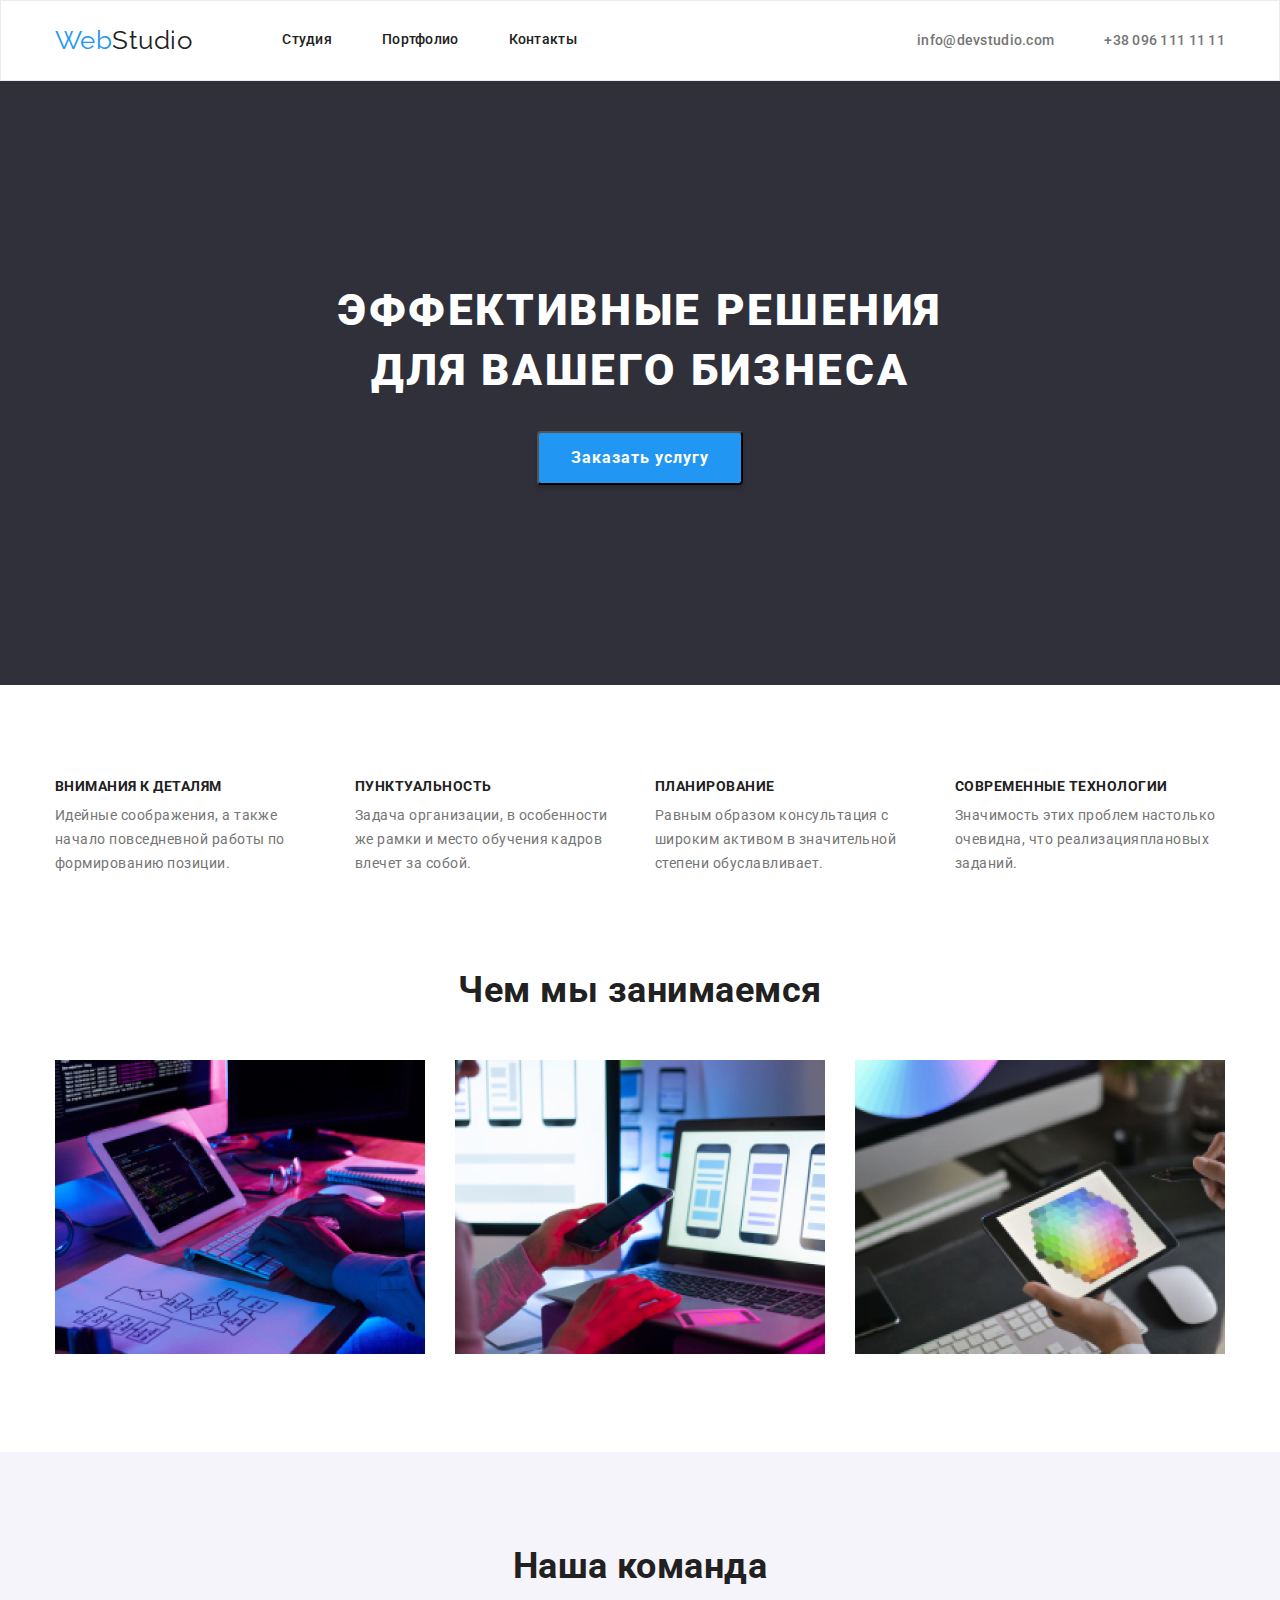
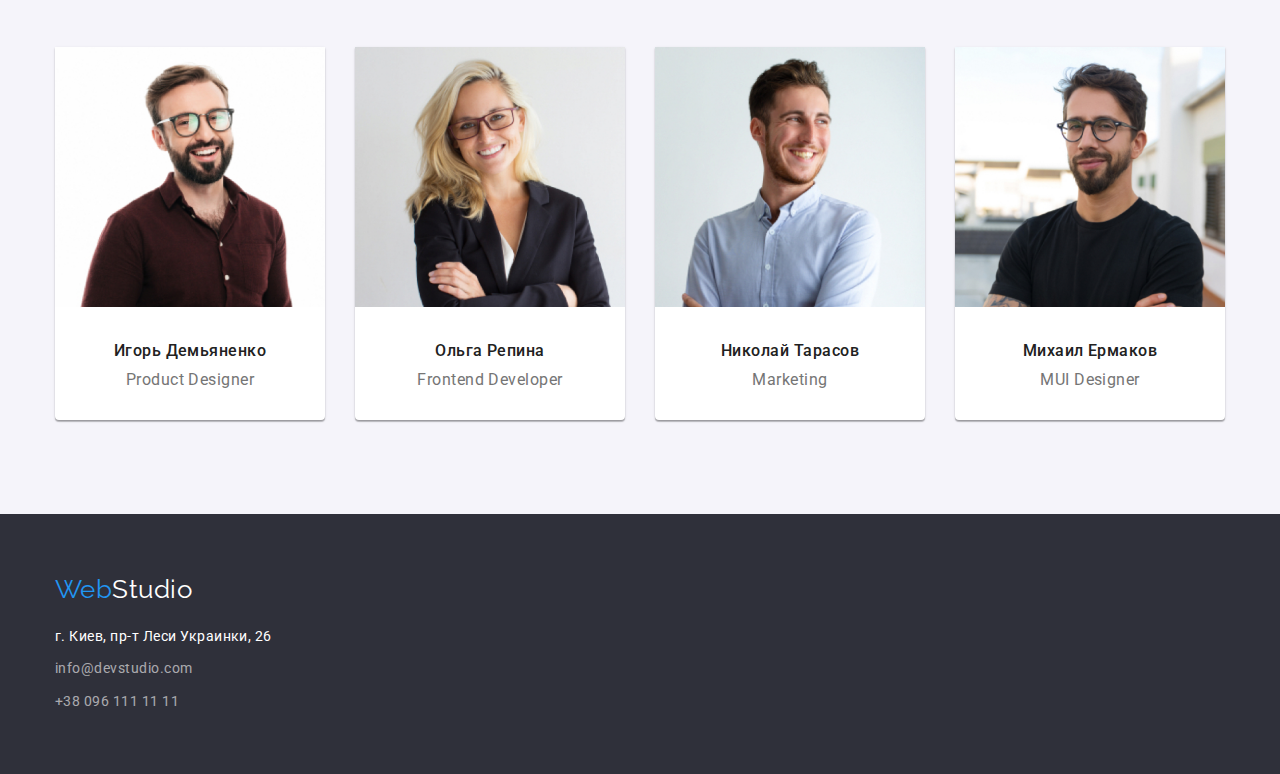
<file: index.html>
<!DOCTYPE html>
<html lang="ru">
  <head>
    <meta charset="UTF-8" />
    <meta name="viewport" content="width=device-width, initial-scale=1.0" />
    <title>Document</title>
    <link
      rel="stylesheet"
      href="https://cdnjs.cloudflare.com/ajax/libs/modern-normalize/0.7.0/modern-normalize.min.css"
    />
    <link
      href="https://fonts.googleapis.com/css2?family=Raleway:wght@700&family=Roboto:wght@400;500;700;900&display=swap"
      rel="stylesheet"
    />
    <link rel="stylesheet" href="./css/styles.css" />
  </head>
  <body>
    <header class="page-header">
      <div class="container flexbox">
        <nav class="navigation">
          <a href="./index.html" class="logo">
            Web<span class="logo-header">Studio</span>
          </a>

          <ul class="site-nav list">
            <li class="menu-item">
              <a href="./index.html" class="link">Студия</a>
            </li>
            <li class="menu-item">
              <a href="./portfolio.html" class="link">Портфолио</a>
            </li>
            <li class="menu-item"><a href="" class="link">Контакты</a></li>
          </ul>
        </nav>
        <address>
          <ul class="address list">
            <li>
              <a href="mailto:info@devstudio.com" class="link mail-link"
                >info@devstudio.com</a
              >
            </li>
            <li>
              <a href="tel:+380961111111" class="link">+38 096 111 11 11</a>
            </li>
          </ul>
        </address>
      </div>
    </header>

    <main>
      <section class="hero">
        <div class="container">
          <h1 class="hero-title text-uppercase">
            Эффективные решения<br />
            для вашего бизнеса
          </h1>
          <button type="button" class="hero-button">Заказать услугу</button>
        </div>
      </section>

      <section class="section">
        <div class="container">
          <h2 class="title-none">Наши преимущества</h2>
          <ul class="flexbox list">
            <li>
              <h3 class="title text-uppercase">Внимания к деталям</h3>
              <p class="text">
                Идейные соображения, а также начало повседневной работы по
                формированию позиции.
              </p>
            </li>
            <li>
              <h3 class="title text-uppercase">Пунктуальность</h3>
              <p class="text">
                Задача организации, в особенности же рамки и место обучения
                кадров влечет за собой.
              </p>
            </li>
            <li>
              <h3 class="title text-uppercase">Планирование</h3>
              <p class="text">
                Равным образом консультация с широким активом в значительной
                степени обуславливает.
              </p>
            </li>
            <li>
              <h3 class="title text-uppercase">Современные технологии</h3>
              <p class="text">
                Значимость этих проблем настолько очевидна, что
                реализацияплановых заданий.
              </p>
            </li>
          </ul>
        </div>
      </section>

      <section class="section-jobs">
        <div class="container">
          <h4 class="title-images">Чем мы занимаемся</h4>
          <ul class="flexbox list">
            <li class="content-box">
              <img src="./img/1.jpg" alt="" width="370" height="294" />
            </li>
            <li class="content-box">
              <img src="./img/2.jpg" alt="" width="370" height="294" />
            </li>
            <li class="content-box">
              <img src="./img/3.jpg" alt="" width="370" height="294" />
            </li>
          </ul>
        </div>
      </section>

      <section class="section-command">
        <div class="container">
          <h5 class="title-images">Наша команда</h5>
          <ul class="flexbox list">
            <li class="grid-item">
              <img
                src="./img/demyanenko.jpg"
                width="270"
                height="260"
                alt="фото Игорь Демьяненко"
              />
              <h6 class="title-names">Игорь Демьяненко</h6>
              <p class="text-work">Product Designer</p>
            </li>
            <li class="grid-item">
              <img
                src="./img/repina.jpg"
                width="270"
                height="260"
                alt="фото Ольга Репина"
              />
              <h6 class="title-names">Ольга Репина</h6>
              <p class="text-work">Frontend Developer</p>
            </li>
            <li class="grid-item">
              <img
                src="./img/tarsov.jpg"
                width="270"
                height="260"
                alt="фото Николай Тарасов"
              />
              <h6 class="title-names">Николай Тарасов</h6>
              <p class="text-work">Marketing</p>
            </li>
            <li class="grid-item">
              <img
                src="./img/ermakov.jpg"
                width="270"
                height="260"
                alt="фото Михаил Ермаков"
              />
              <h6 class="title-names">Михаил Ермаков</h6>
              <p class="text-work">MUI Designer</p>
            </li>
          </ul>
        </div>
      </section>
    </main>

    <footer class="page-footer">
      <div class="container">
        <a href="./index.html" class="logo logo-web">
          Web<span class="logo-footer">Studio</span>
        </a>
        <address>
          <ul class="list">
            <li class="footer-address location-address">
              <a href="г.Киев,пр-тЛесиУкраинки,26" class="footer-location"
                >г. Киев, пр-т Леси Украинки, 26</a
              >
            </li>
            <li class="footer-address mail-footer">
              <a href="mailto:info@devstudio.com" class="footer-link"
                >info@devstudio.com</a
              >
            </li>
            <li class="footer-address">
              <a href="tel:+380961111111" class="footer-link"
                >+38 096 111 11 11</a
              >
            </li>
          </ul>
        </address>
      </div>
    </footer>
  </body>
</html>
</file>
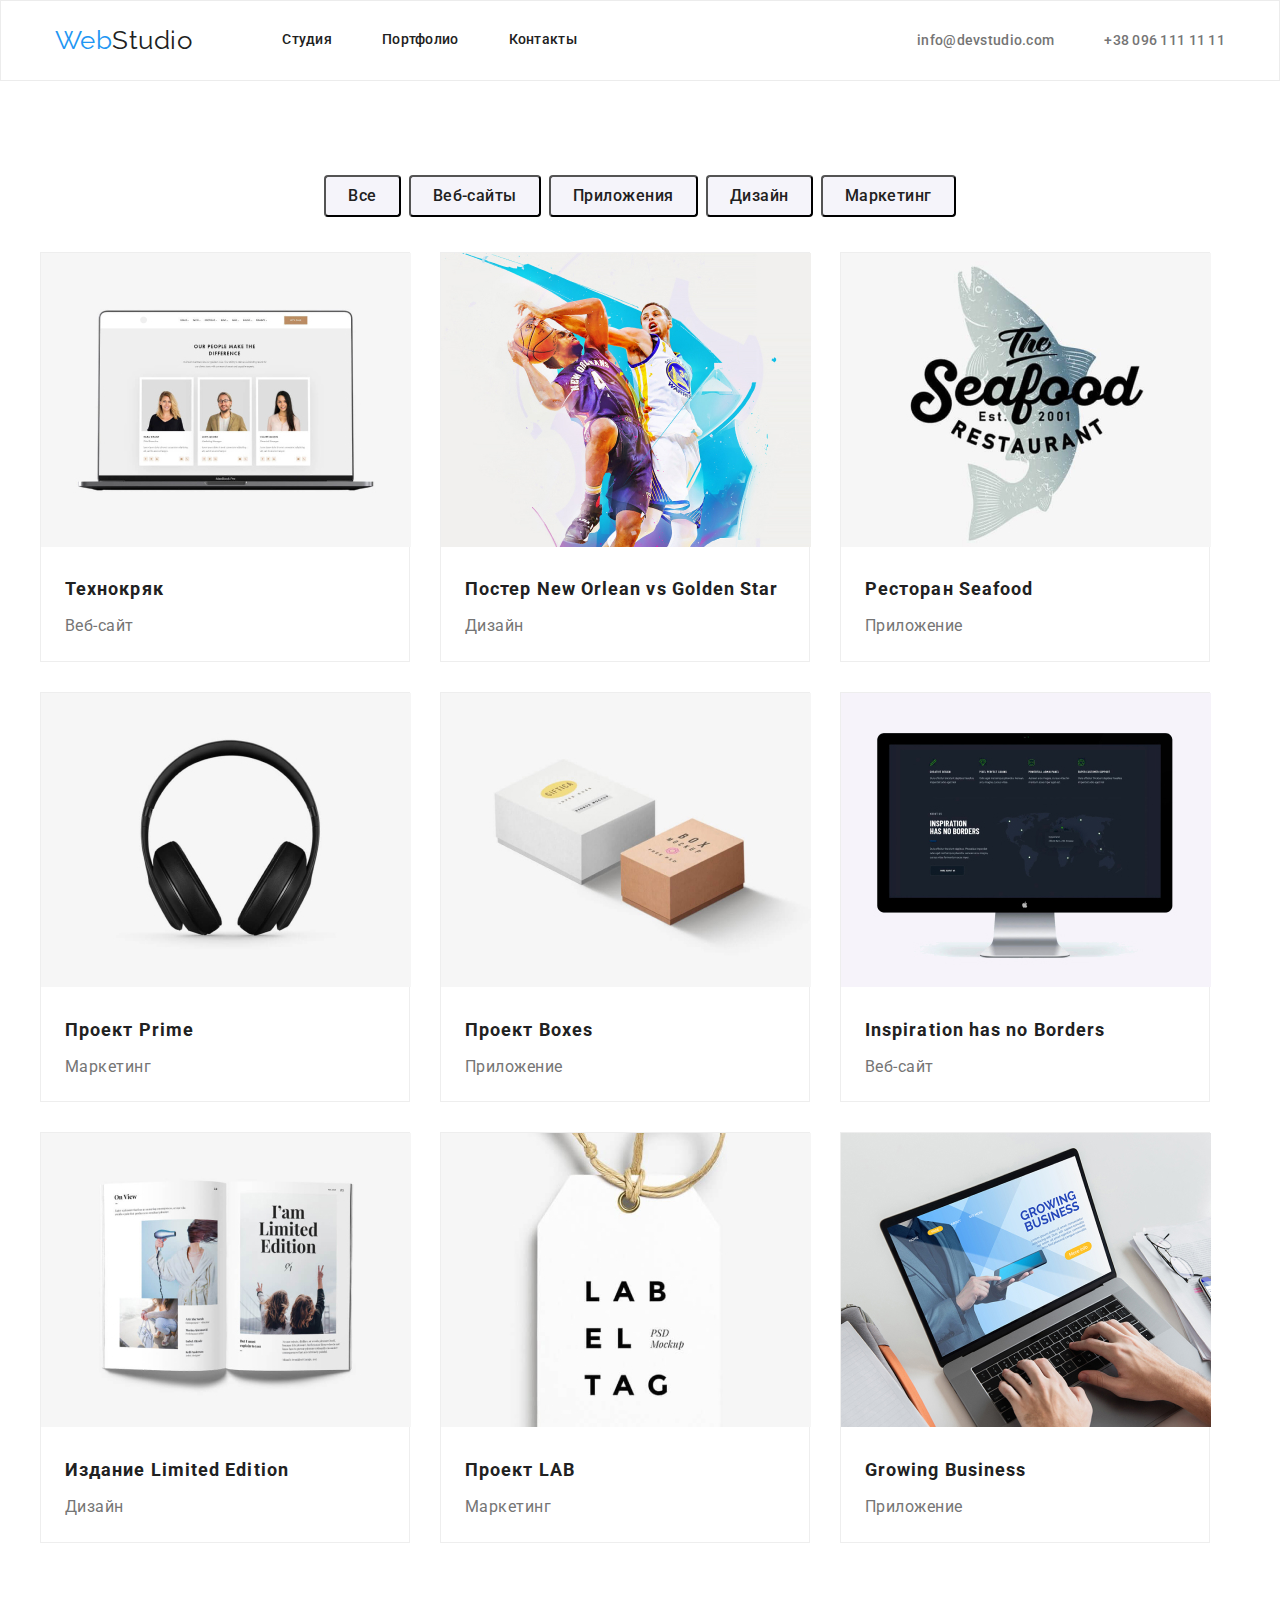
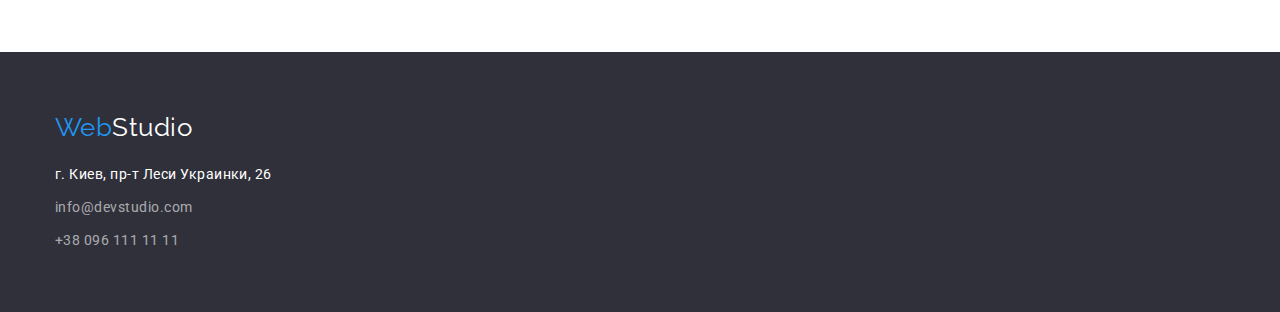
<file: portfolio.html>
<!DOCTYPE html>
<html lang="ru">
  <head>
    <meta charset="UTF-8" />
    <meta name="viewport" content="width=device-width, initial-scale=1.0" />
    <title>Document</title>
    <link
      rel="stylesheet"
      href="https://cdnjs.cloudflare.com/ajax/libs/modern-normalize/0.7.0/modern-normalize.min.css"
    />
    <link
      href="https://fonts.googleapis.com/css2?family=Raleway:wght@700&family=Roboto:wght@400;500;700;900&display=swap"
      rel="stylesheet"
    />
    <link rel="stylesheet" href="./css/styles.css" />
  </head>
  <body>
    <header class="page-header">
      <div class="container flexbox">
        <nav class="navigation">
          <a href="./index.html" class="logo">
            Web<span class="logo-header">Studio</span>
          </a>

          <ul class="site-nav list">
            <li class="menu-item">
              <a href="./index.html" class="link">Студия</a>
            </li>
            <li class="menu-item">
              <a href="./portfolio.html" class="link">Портфолио</a>
            </li>
            <li class="menu-item"><a href="" class="link">Контакты</a></li>
          </ul>
        </nav>
        <address>
          <ul class="address list">
            <li>
              <a href="mailto:info@devstudio.com" class="link mail-link"
                >info@devstudio.com</a
              >
            </li>
            <li>
              <a href="tel:+380961111111" class="link">+38 096 111 11 11</a>
            </li>
          </ul>
        </address>
      </div>
    </header>
    <main class="main">
      <section class="section-jobs">
        <div class="container">
          <h1 class="title-none">Наши работы</h1>
          <nav>
            <ul class="flexbox-bt list">
              <li class="item">
                <button type="button" class="button-link">Все</button>
              </li>
              <li class="item">
                <button type="button" class="button-link">Веб-сайты</button>
              </li>
              <li class="item">
                <button type="button" class="button-link">Приложения</button>
              </li>
              <li class="item">
                <button type="button" class="button-link">Дизайн</button>
              </li>
              <li class="item">
                <button type="button" class="button-link">Маркетинг</button>
              </li>
            </ul>
          </nav>
          <ul class="flex-conteiner">
            <li class="list works-item">
              <img
                src="./img/tehno.jpg"
                width="370"
                height="294"
                alt="Технокряк"
              />
              <h2>Технокряк</h2>
              <p class="text-title">Веб-сайт</p>
            </li>

            <li class="list works-item">
              <img
                src="./img/neworleanvsgoldenstar.jpg"
                width="370"
                height="294"
                alt="Постер New Orlean vs Golden Star"
              />
              <h2>Постер New Orlean vs Golden Star</h2>
              <p class="text-title">Дизайн</p>
            </li>

            <li class="list works-item">
              <img
                src="./img/seafood.jpg"
                width="370"
                height="294"
                alt="Ресторан Seafood"
              />
              <h2>Ресторан Seafood</h2>
              <p class="text-title">Приложение</p>
            </li>

            <li class="list works-item">
              <img
                src="./img/prime.jpg"
                width="370"
                height="294"
                alt="Проект Prime"
              />
              <h2>Проект Prime</h2>
              <p class="text-title">Маркетинг</p>
            </li>

            <li class="list works-item">
              <img
                src="./img/boxes.jpg"
                width="370"
                height="294"
                alt="Проект Boxes"
              />
              <h2>Проект Boxes</h2>
              <p class="text-title">Приложение</p>
            </li>

            <li class="list works-item">
              <img
                src="./img/inspirationhasnoborders.jpg"
                width="370"
                height="294"
                alt="Inspiration has no Borders"
              />
              <h2>Inspiration has no Borders</h2>
              <p class="text-title">Веб-сайт</p>
            </li>

            <li class="list works-item">
              <img
                src="./img/limitededition.jpg"
                width="370"
                height="294"
                alt="Издание Limited Edition"
              />
              <h2>Издание Limited Edition</h2>
              <p class="text-title">Дизайн</p>
            </li>

            <li class="list works-item">
              <img
                src="./img/lab.jpg"
                width="370"
                height="294"
                alt="Проект LAB"
              />
              <h2>Проект LAB</h2>
              <p class="text-title">Маркетинг</p>
            </li>

            <li class="list works-item">
              <img
                src="./img/growingbusiness.jpg"
                width="370"
                height="294"
                alt="Growing Business"
              />
              <h2>Growing Business</h2>
              <p class="text-title">Приложение</p>
            </li>
          </ul>
        </div>
      </section>
    </main>

    <footer class="page-footer">
      <div class="container">
        <a href="./index.html" class="logo logo-web">
          Web<span class="logo-footer">Studio</span>
        </a>
        <address>
          <ul class="list">
            <li class="footer-address location-address">
              <a href="г.Киев,пр-тЛесиУкраинки,26" class="footer-location"
                >г. Киев, пр-т Леси Украинки, 26</a
              >
            </li>
            <li class="footer-address mail-footer">
              <a href="mailto:info@devstudio.com" class="footer-link"
                >info@devstudio.com</a
              >
            </li>
            <li class="footer-address">
              <a href="tel:+380961111111" class="footer-link"
                >+38 096 111 11 11</a
              >
            </li>
          </ul>
        </address>
      </div>
    </footer>
  </body>
</html>
</file>
<file: css/styles.css>
:root {
  --primary-text-color: #757575;
  --title-text-color: #212121;
  --accent-color: #2196f3;
  --primary-bg-color: #ffffff;
  --background-color: #f5f4fa;
  --background-portfolio: #e5e5e5;
}

body {
  color: var(--primary-text-color);
  font-family: Roboto, sans-serif;
  letter-spacing: 0.03em;
}

.container {
  width: 1200px;
  padding-left: 15px;
  padding-right: 15px;
  margin-right: auto;
  margin-left: auto;
}

.flexbox {
  display: flex;
}

a {
  text-decoration: none;
}

.page-header {
  padding-top: 24px;
  padding-bottom: 24px;
  background: #ffffff;
  border: 1px solid #ececec;
}

.page-header .flexbox {
  justify-content: flex-end;
  align-items: center;
}

.page-header .mail-link {
  margin-right: 50px;
}

.text-uppercase {
  text-transform: uppercase;
}

.list {
  list-style: none;
  margin: 0;
  padding: 0;
}
.logo {
  color: var(--accent-color);
  font-family: Raleway, sans-serif;
  font-size: 26px;
  line-height: 1.19;
}

.logo-header {
  color: var(--title-text-color);
  font-family: Raleway, sans-serif;
  font-size: 26px;
  line-height: 1.19;
  margin-right: 90px;
}

.navigation {
  display: flex;
  align-items: center;
  margin-right: auto;
}

/* site nav */
.site-nav {
  font-weight: 500;
  font-size: 14px;
  line-height: 1.14;
  letter-spacing: 0.02em;
  display: flex;
}

.menu-item:not(:last-child) {
  margin-right: 50px;
}

.site-nav .link {
  color: var(--title-text-color);
}

.site-nav .link:hover,
.site-nav .link:focus {
  color: var(--accent-color);
}

.address .link {
  color: var(--primary-text-color);
  font-style: normal;
  font-weight: 500;
  font-size: 14px;
  line-height: 1.14;
  letter-spacing: 0.02em;
}

.address .link:hover {
  color: var(--accent-color);
}

.address {
  display: flex;
}

/* Hero */
.hero {
  padding-top: 200px;
  padding-bottom: 200px;
  background: #2f303a;
  text-align: center;
}

.hero-title {
  margin-top: 0;
  margin-bottom: 30px;
  color: var(--primary-bg-color);
  font-weight: 900;
  font-size: 44px;
  line-height: 1.36;

  letter-spacing: 0.06em;
}

.title {
  margin-top: 0;
  margin-bottom: 10px;
  color: var(--title-text-color);

  font-size: 14px;
  line-height: 1.14;
  width: 270px;
  margin-right: 30px;
}

.text {
  margin-top: 0;
  margin-bottom: 0;
  font-weight: 400;
  font-size: 14px;
  line-height: 1.71;
  width: 270px;
  margin-right: 30px;
  color: var(--primary-text-color);
}

.text:nth-child(4n) {
  margin-right: 0;
}

/* button */
.hero-button {
  background: var(--accent-color);
  box-shadow: 0px 4px 4px rgba(0, 0, 0, 0.15);
  border-radius: 4px;
  color: var(--primary-bg-color);
  font-weight: 700;
  font-size: 16px;
  line-height: 1.87;

  align-items: center;
  text-align: center;
  letter-spacing: 0.06em;
  padding: 10px 32px;
}

.title-none {
  display: none;
}

.title-images {
  margin-top: 0;
  color: var(--title-text-color);
  font-size: 36px;
  line-height: 1.15;
  text-align: center;
}

.content-box {
  width: 370px;
  margin-right: 30px;
}

.content-box:nth-child(3n) {
  margin-right: 0;
}

.section {
  padding-top: 94px;

  color: var(--background-portfolio);
}

.section-jobs {
  padding-top: 94px;
  padding-bottom: 94px;

  color: var(--background-portfolio);
}

.section-command {
  padding-top: 94px;
  padding-bottom: 94px;
  background: #f5f4fa;
}

.title-names {
  margin-top: 30px;
  margin-bottom: 10px;
  color: var(--title-text-color);
  font-weight: 500;
  font-size: 16px;
  line-height: 1.18;
  text-align: center;
}

.text-work {
  margin-top: 0;
  margin-bottom: 30px;
  font-weight: 400;
  font-size: 16px;
  line-height: 1.18;
  text-align: center;
}

.grid-item {
  background: #ffffff;
  box-shadow: 0px 1px 3px rgba(0, 0, 0, 0.12), 0px 1px 1px rgba(0, 0, 0, 0.14),
    0px 2px 1px rgba(0, 0, 0, 0.2);
  border-radius: 0px 0px 4px 4px;
  width: 270px;
  margin-right: 30px;
}

.grid-item:nth-child(4n) {
  margin-right: 0;
}

footer {
  background: #2f303a;
}

.page-footer {
  padding-top: 60px;
  padding-bottom: 60px;
}

.logo-footer {
  color: var(--primary-bg-color);
  font-family: Raleway, sans-serif;
  font-size: 26px;
  line-height: 1.19;
}

.footer-location {
  color: var(--primary-bg-color);
}

.location-address {
  margin-top: 20px;
}

.footer-address {
  font-style: normal;
  font-weight: 400;
  font-size: 14px;
  line-height: 1.71;
}

.mail-footer {
  margin-top: 9px;
  margin-bottom: 9px;
}

.footer-link {
  color: rgba(255, 255, 255, 0.6);
}

/* портофолио*/

.main {
  color: var(--background-portfolio);
}

.button-link {
  font-family: Roboto;
  font-weight: 500;
  font-size: 16px;
  line-height: 1.62;
  color: var(--title-text-color);
  background: var(--background-color);
  border-radius: 4px;
  letter-spacing: 0.03em;
  padding: 6px 22px;
}

.button-link:hover,
.button-link:focus {
  color: var(--primary-bg-color);
  background: var(--accent-color);
  box-shadow: 0px 3px 1px rgba(0, 0, 0, 0.1), 0px 1px 2px rgba(0, 0, 0, 0.08),
    0px 2px 2px rgba(0, 0, 0, 0.12);
}

.flexbox-bt {
  display: flex;
  justify-content: center;
  margin-bottom: 50px;
}
h2 {
  font-size: 18px;
  line-height: 2;
  letter-spacing: 0.06em;
  color: var(--title-text-color);

  margin-top: 20px;
  margin-bottom: 4px;
  margin-left: 24px;
}

.text-title {
  font-weight: 400;
  font-size: 16px;
  line-height: 1.87;
  color: var(--primary-text-color);
  margin-top: 0;
  margin-bottom: 20px;
  margin-left: 24px;
}

.item {
  margin-right: 8px;
}

.item:nth-child(5n) {
  margin-right: 0;
}

.flex-conteiner {
  display: flex;
  flex-wrap: wrap;
  padding-left: 0;
  margin: -15px;
}

.works-item {
  width: 370px;
  margin-right: 30px;
  margin-bottom: 30px;
  background: #ffffff;
  border: 1px solid #eeeeee;
}

.works-item:nth-child(3n) {
  margin-right: 0;
}
</file>
